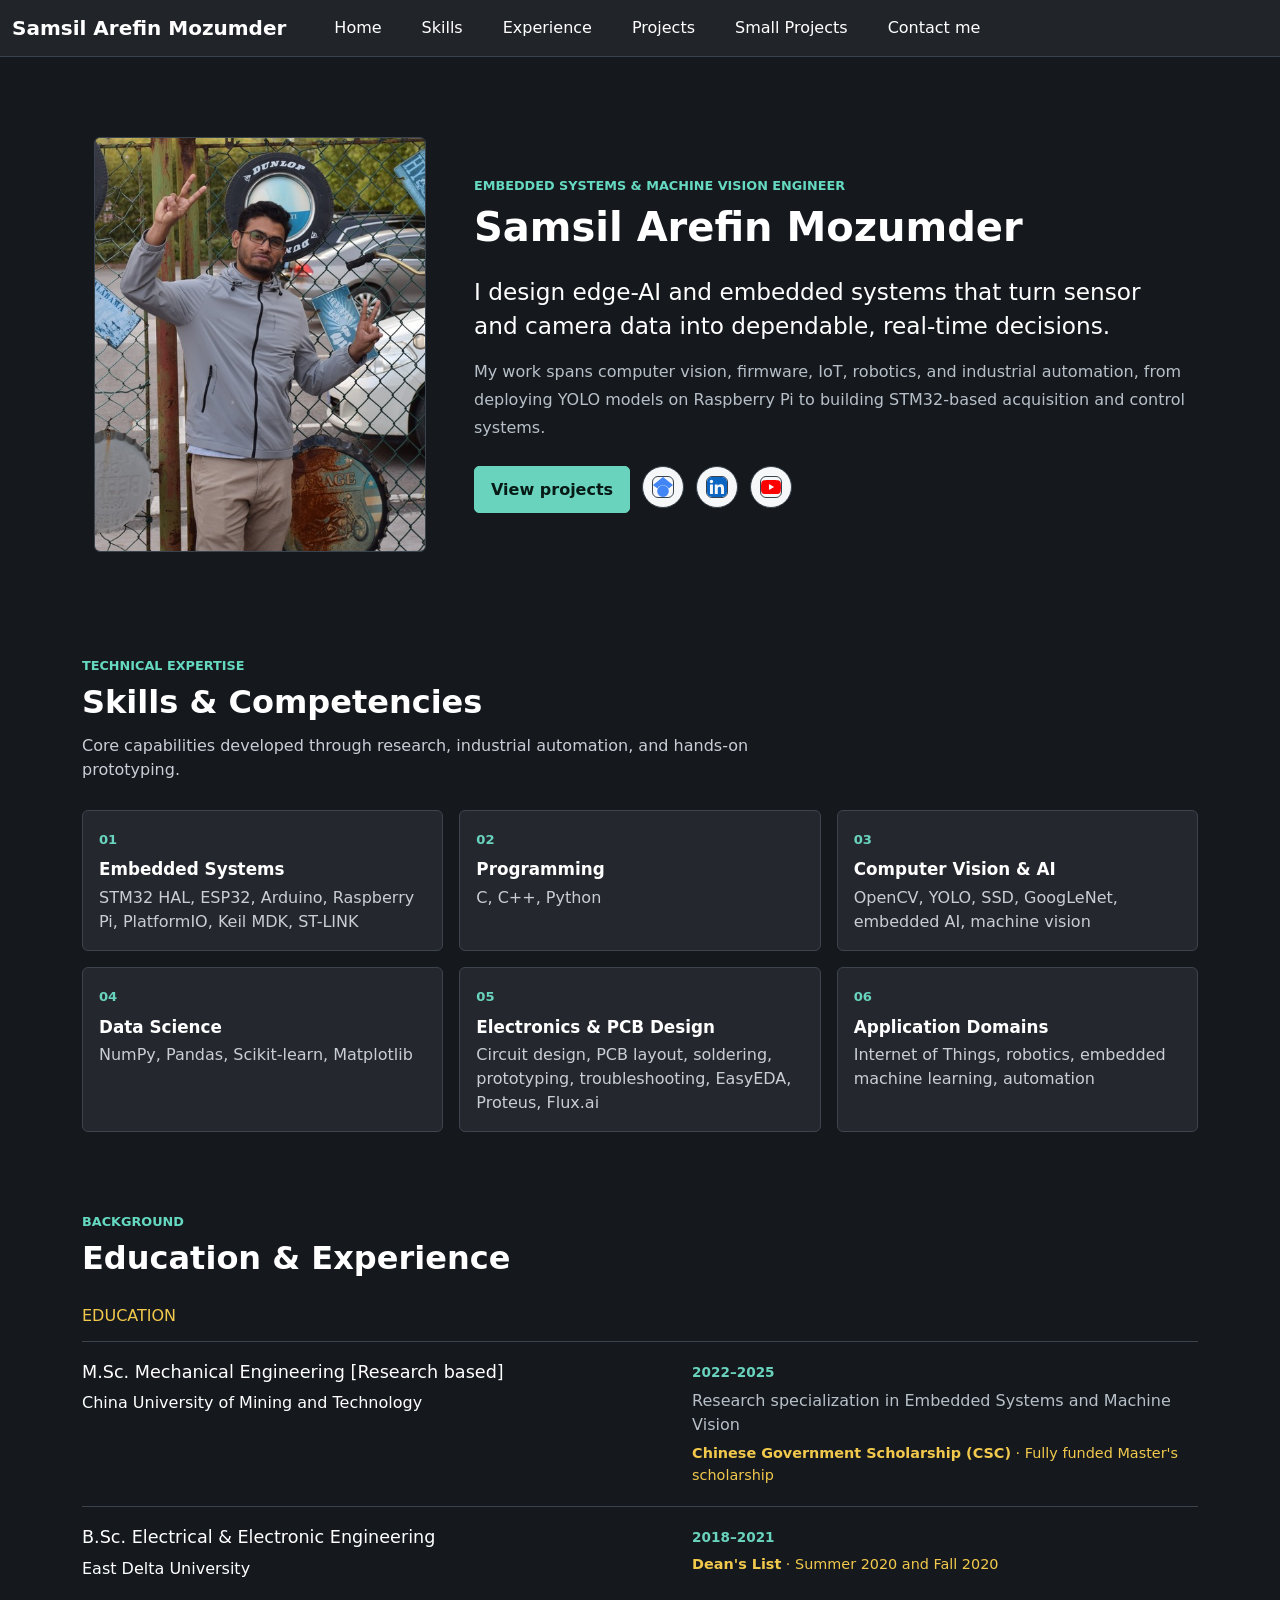
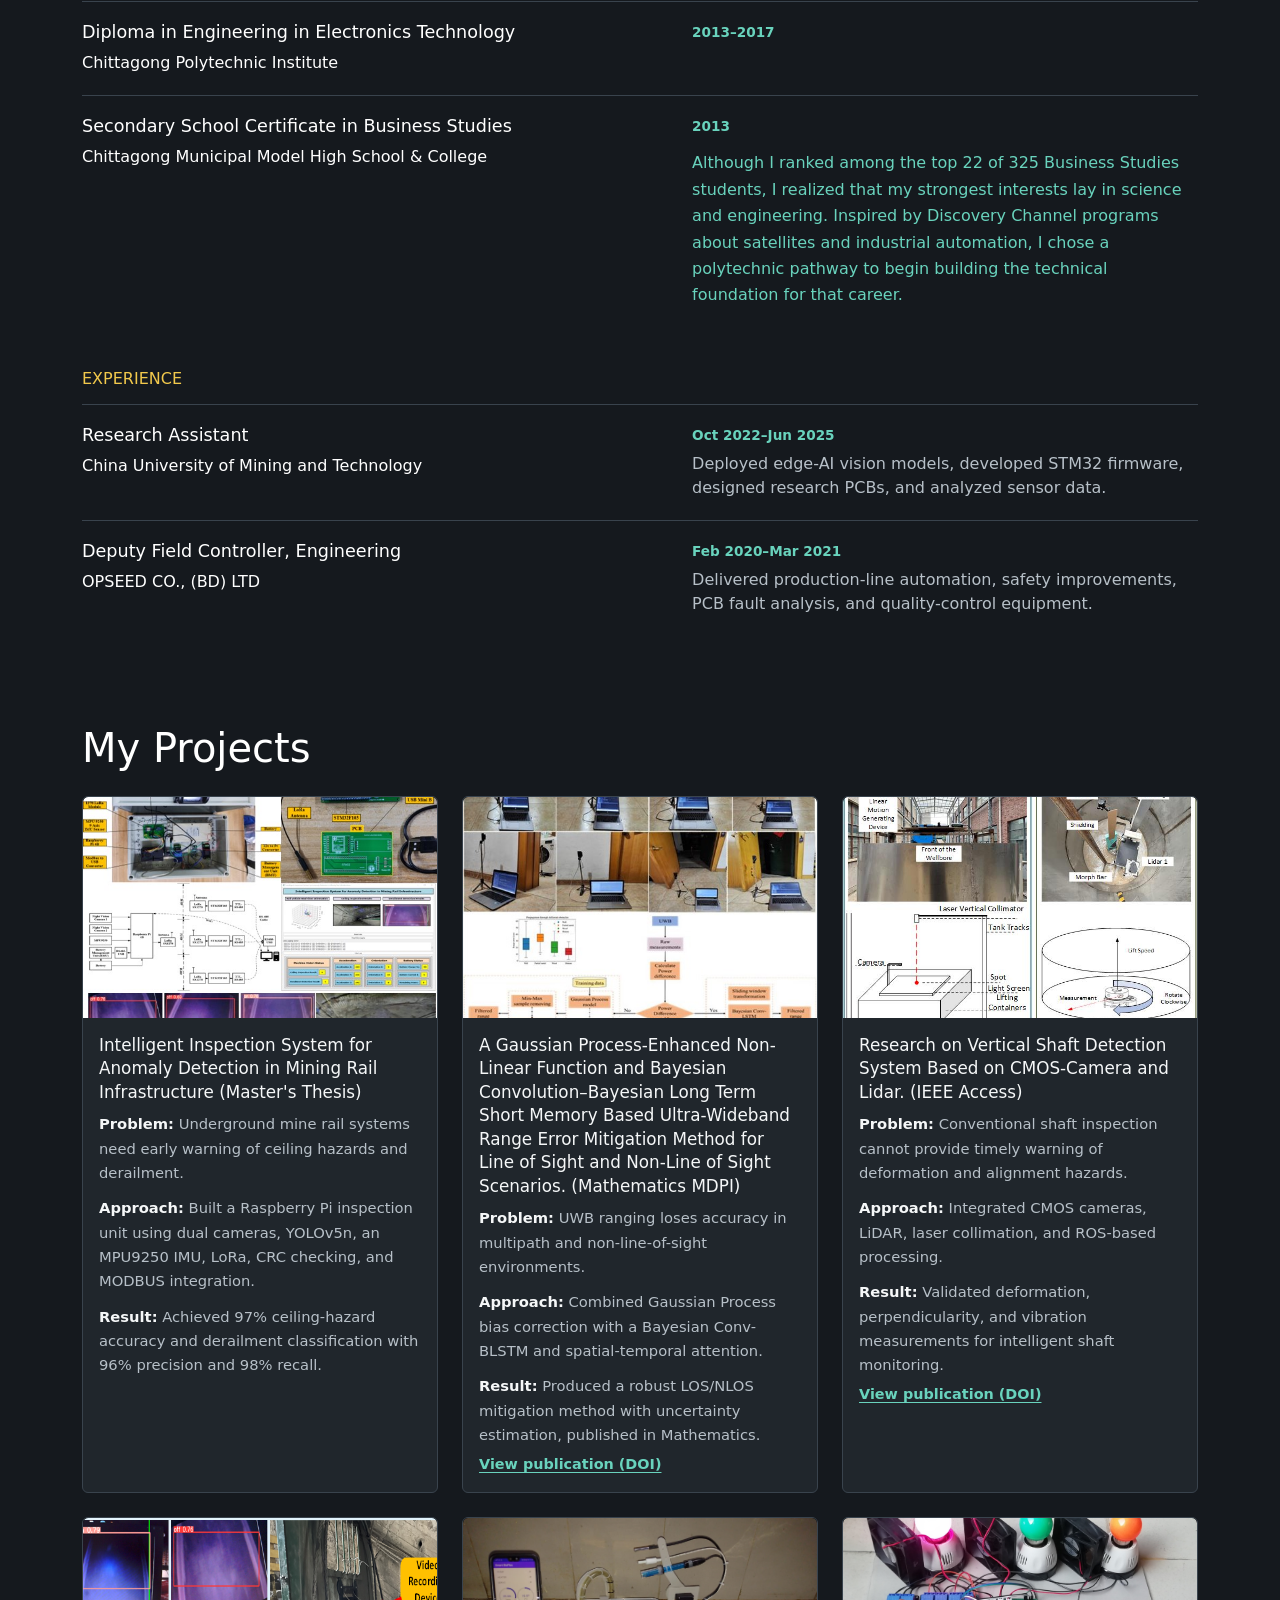
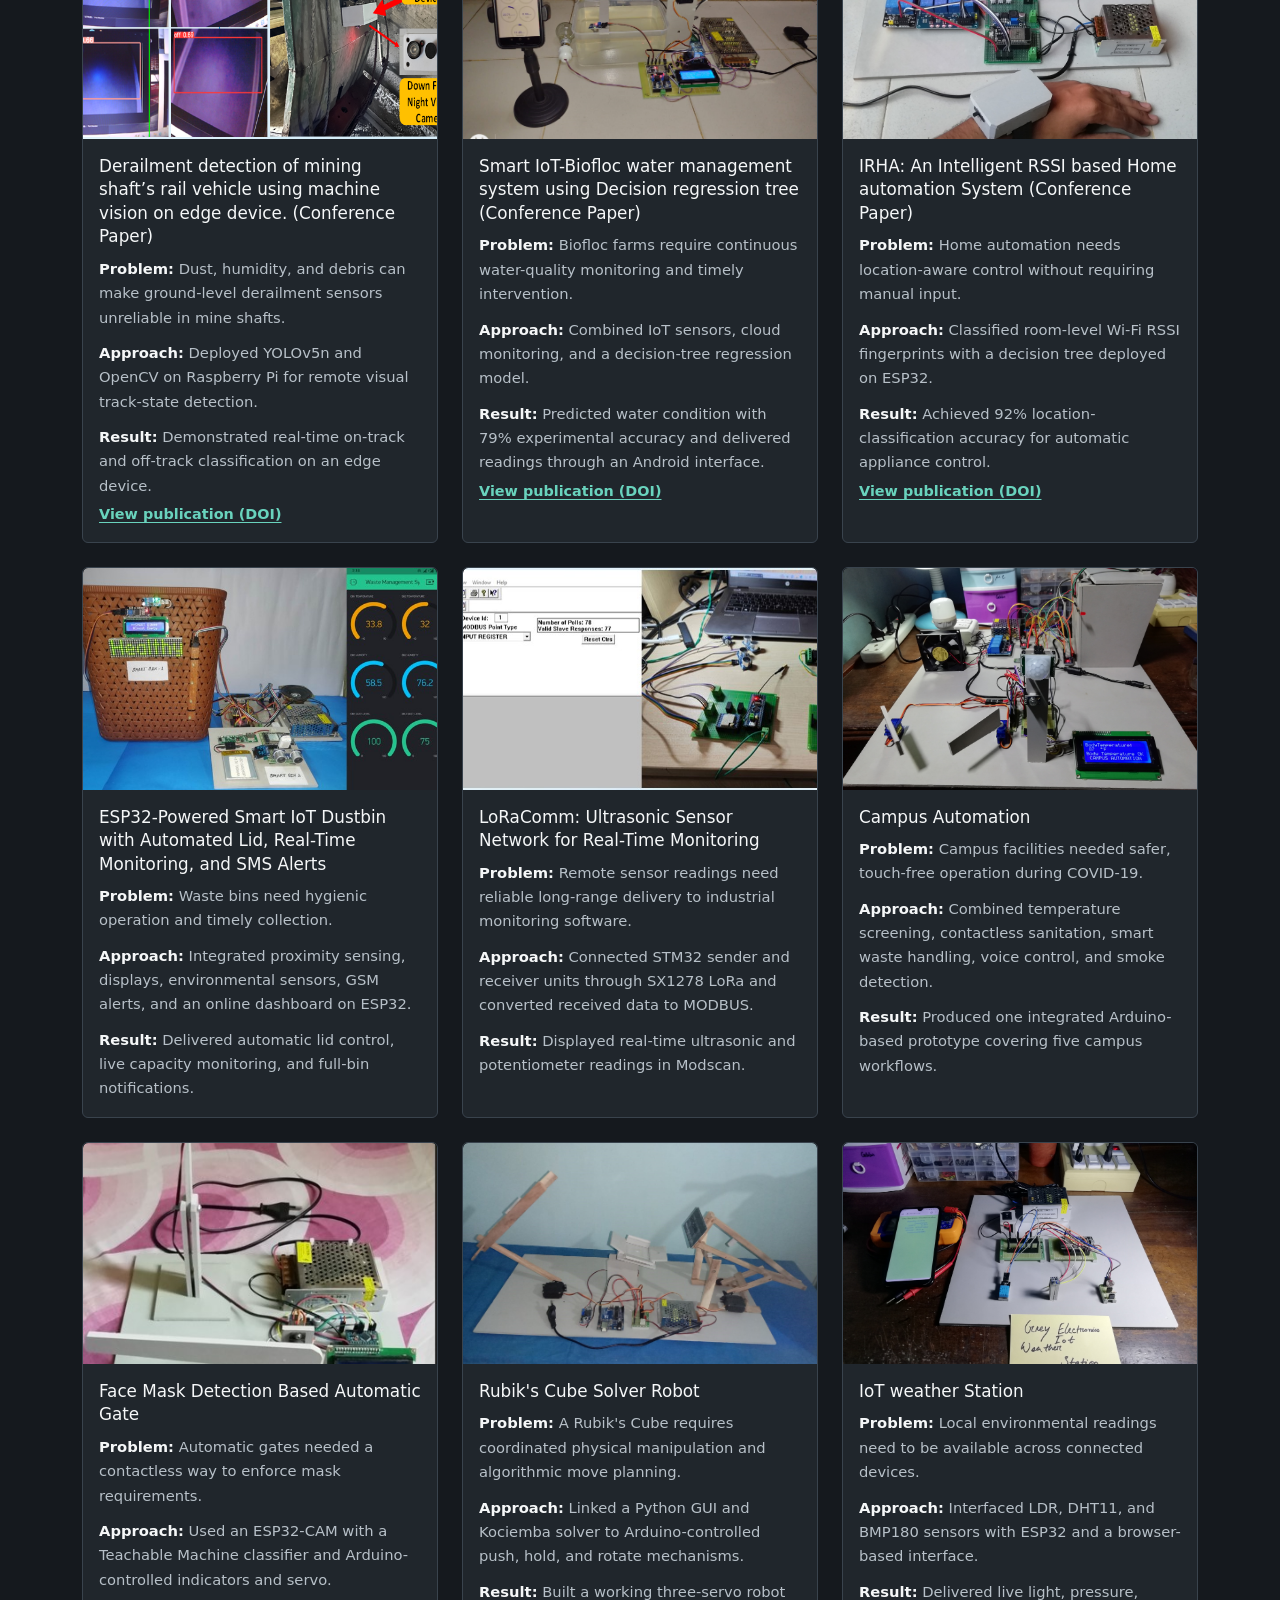
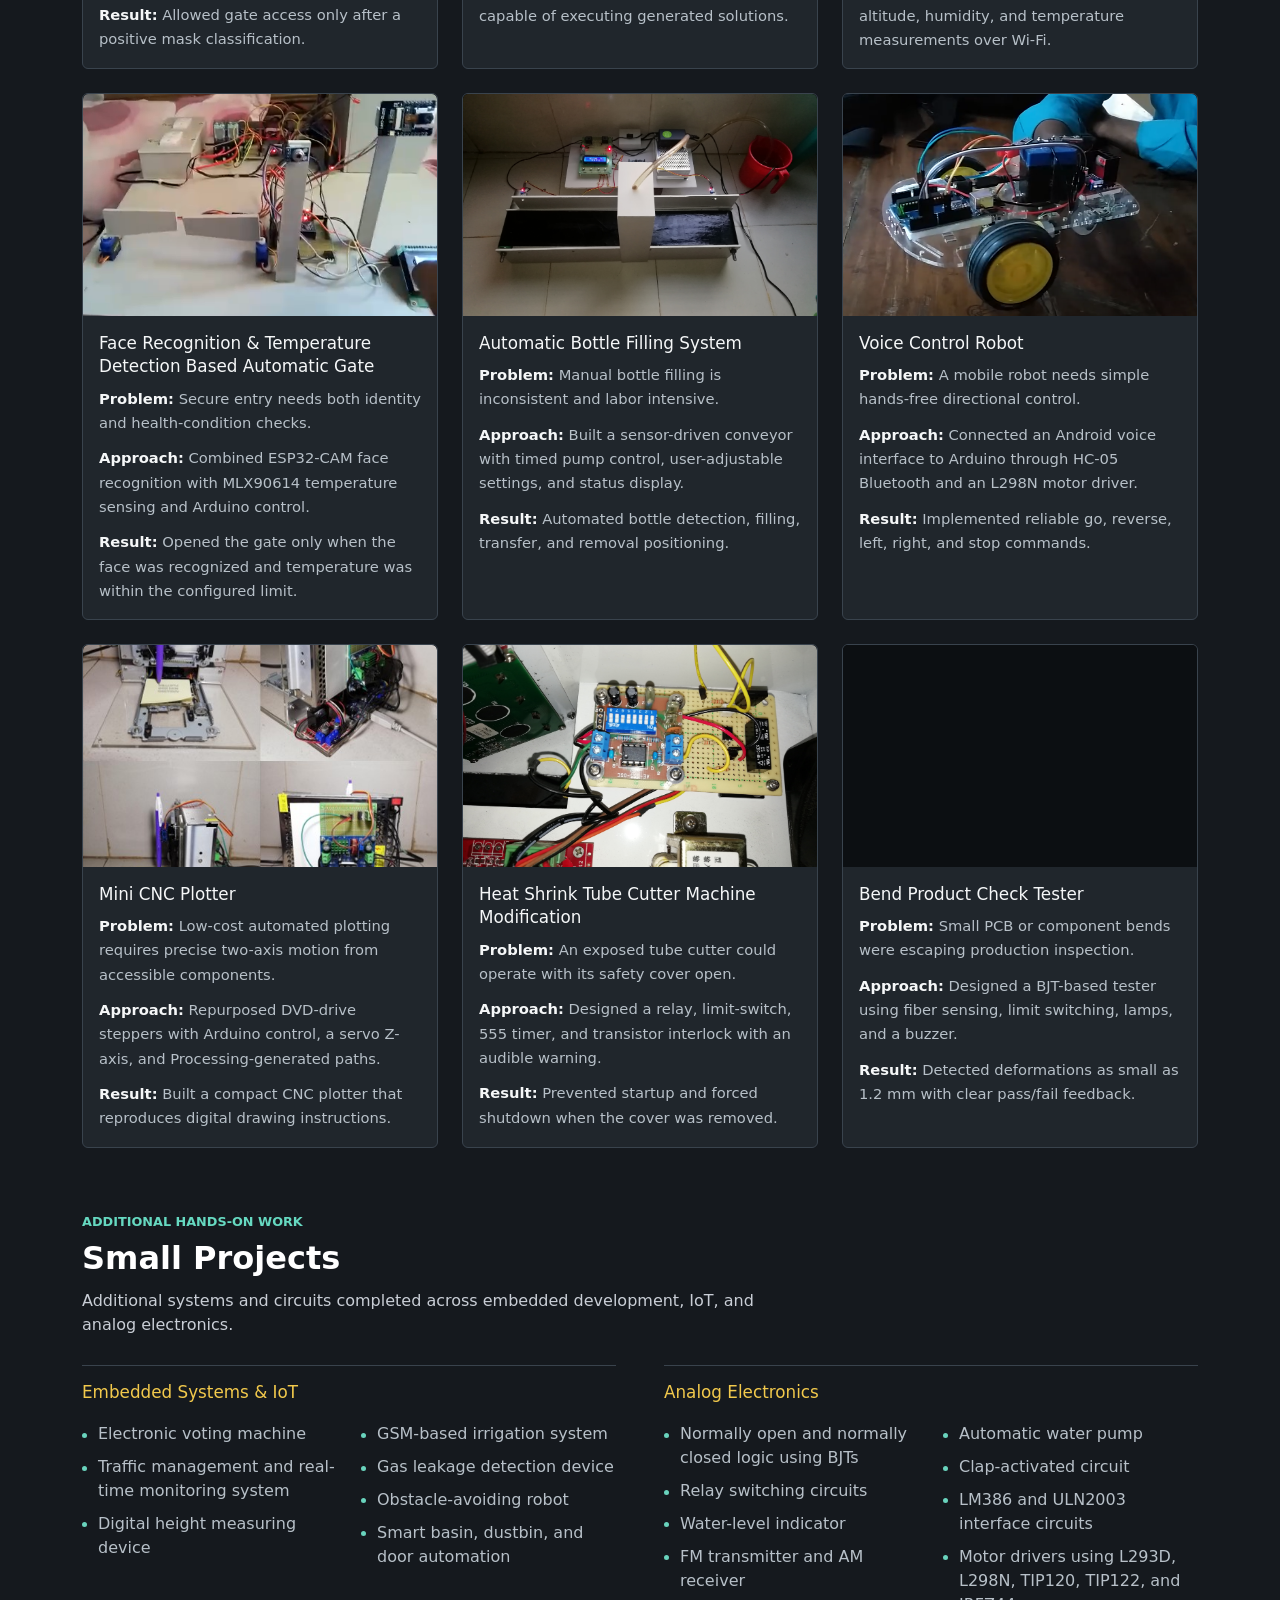
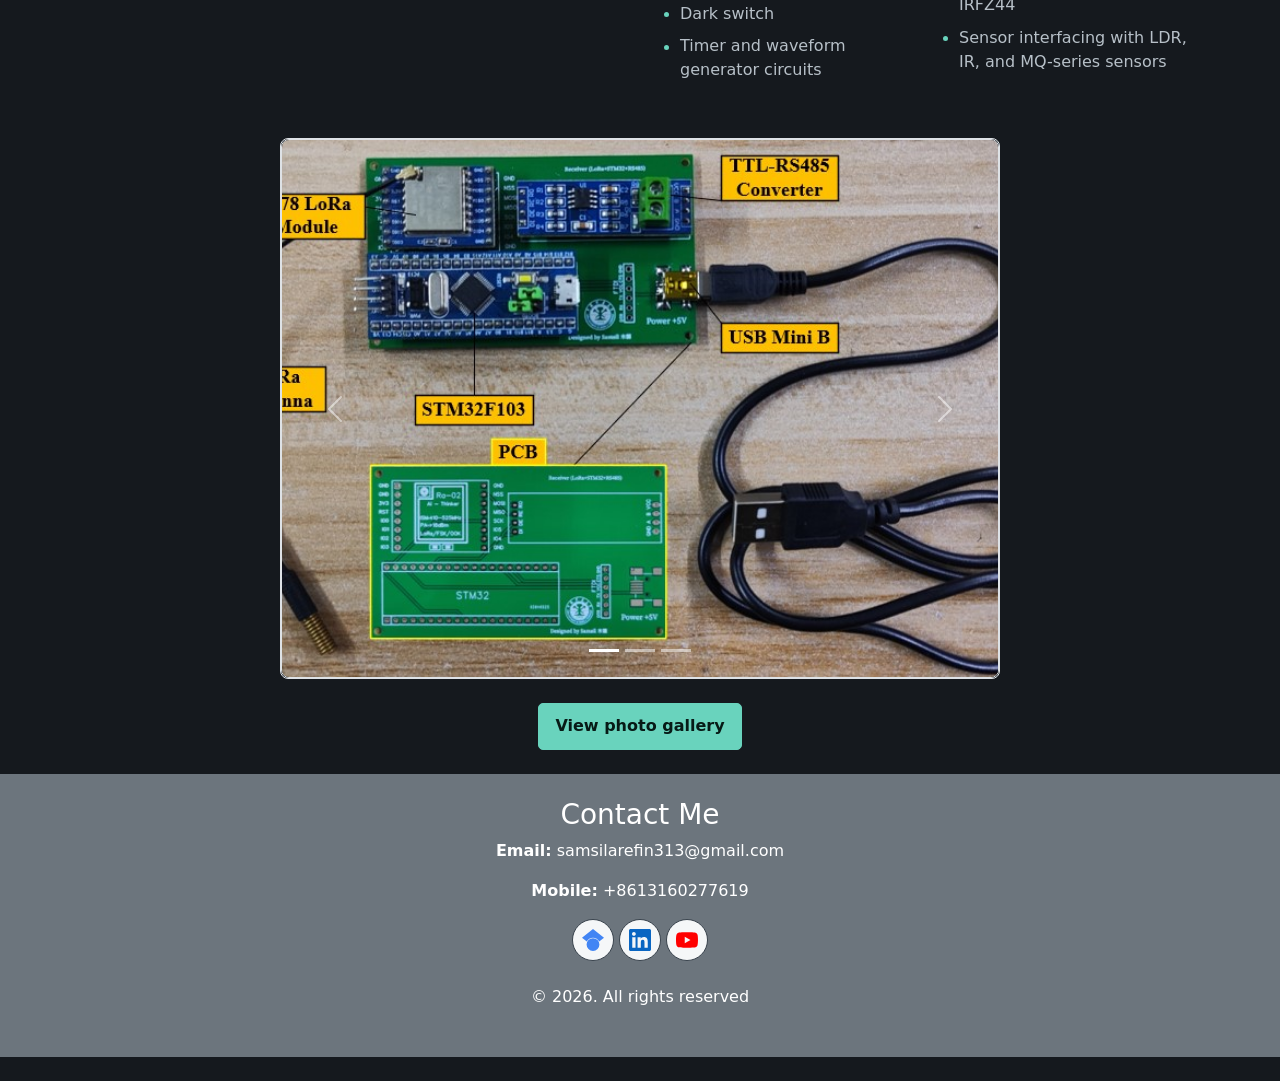
<file: index.html>
<!DOCTYPE html>
<html lang="en">

<head>
  <meta charset="UTF-8" />
  <meta http-equiv="X-UA-Compatible" content="IE=edge" />
  <meta name="viewport" content="width=device-width, initial-scale=1.0" />
  <meta name="description" content="Embedded systems and machine vision engineer specializing in edge AI, computer vision, IoT, robotics, and industrial automation." />
  <title>Samsil Arefin Mozumder</title>
  <link rel="shortcut icon" href="images/Group 33091 (1).png" type="image/x-icon" />
  <link rel="stylesheet" href="style.css" />
  <link href="https://cdn.jsdelivr.net/npm/bootstrap@5.3.8/dist/css/bootstrap.min.css" rel="stylesheet"
    integrity="sha384-sRIl4kxILFvY47J16cr9ZwB07vP4J8+LH7qKQnuqkuIAvNWLzeN8tE5YBujZqJLB" crossorigin="anonymous" />
</head>

<body class="bg-dark">
  <header>
    <nav class="navbar navbar-expand-lg navbar-dark bg-dark">
      <div class="container-fluid">
        <a class="navbar-brand" href="#home">Samsil Arefin Mozumder</a>
        <button class="navbar-toggler" type="button" data-bs-toggle="collapse" data-bs-target="#navbarNavDropdown"
          aria-controls="navbarNavDropdown" aria-expanded="false" aria-label="Toggle navigation">
          <span class="navbar-toggler-icon"></span>
        </button>
        <div class="collapse navbar-collapse" id="navbarNavDropdown">
          <ul class="navbar-nav">
            <li class="nav-item">
              <a class="nav-link active btn-hover ms-4" aria-current="page" href="#home">Home</a>
            </li>
            <li class="nav-item">
              <a class="nav-link active btn-hover ms-4" href="#skills">Skills</a>
            </li>
            <li class="nav-item">
              <a class="nav-link active btn-hover ms-4" href="#experience">Experience</a>
            </li>
            <li class="nav-item">
              <a class="nav-link active btn-hover ms-4" href="#projects">Projects</a>
            </li>
            <li class="nav-item">
              <a class="nav-link active btn-hover ms-4" href="#small-projects">Small Projects</a>
            </li>
            <li class="nav-item">
              <a class="nav-link active btn-hover ms-4" href="#contact">Contact me</a>
            </li>
          </ul>
        </div>
      </div>
    </nav>
  </header>

  <main class="container text-white">
    <div id="home" class="row align-item-center">
      <div class="col-lg-4 p-4 ms-auto mt-4">
        <img class="w-100" src="images/PP (1).jpg" alt="Portrait of Samsil Arefin Mozumder" />
      </div>

      <div class="col-lg-8 p-4 ms-auto mt-4">
        <p class="section-label">Embedded systems &amp; machine vision engineer</p>
        <h1 class="text-white mb-4 fw-bolder">Samsil Arefin Mozumder</h1>
        <p class="profile-lead">I design edge-AI and embedded systems that turn sensor and camera data into dependable, real-time decisions.</p>
        <p class="profile-summary">My work spans computer vision, firmware, IoT, robotics, and industrial automation, from deploying YOLO models on Raspberry Pi to building STM32-based acquisition and control systems.</p>
        <div class="profile-actions">
          <a class="action-link action-primary" href="#projects">View projects</a>
          <a class="social-link" href="https://scholar.google.com/citations?user=PEfnKz0AAAAJ&amp;hl=en" target="_blank" rel="noopener noreferrer" aria-label="Google Scholar" title="Google Scholar"><img src="images/icons/google-scholar.svg" alt="" width="22" height="22"></a>
          <a class="social-link" href="https://www.linkedin.com/in/samsil-arefin-mozumder-20b20a14b/" target="_blank" rel="noopener noreferrer" aria-label="LinkedIn" title="LinkedIn"><img src="images/icons/linkedin.svg" alt="" width="22" height="22"></a>
          <a class="social-link" href="https://www.youtube.com/@graytech-sam/videos" target="_blank" rel="noopener noreferrer" aria-label="YouTube" title="YouTube"><img src="images/icons/youtube.svg" alt="" width="22" height="22"></a>
        </div>

      </div>
    </div>

    <section id="skills" class="skills-section" aria-labelledby="skills-heading">
      <div class="section-heading">
        <p class="section-label">Technical expertise</p>
        <h2 id="skills-heading">Skills &amp; Competencies</h2>
        <p>Core capabilities developed through research, industrial automation, and hands-on prototyping.</p>
      </div>

      <div class="skills-grid">
        <article class="skill-group">
          <span class="skill-marker">01</span>
          <h3>Embedded Systems</h3>
          <p>STM32 HAL, ESP32, Arduino, Raspberry Pi, PlatformIO, Keil MDK, ST-LINK</p>
        </article>
        <article class="skill-group">
          <span class="skill-marker">02</span>
          <h3>Programming</h3>
          <p>C, C++, Python</p>
        </article>
        <article class="skill-group">
          <span class="skill-marker">03</span>
          <h3>Computer Vision &amp; AI</h3>
          <p>OpenCV, YOLO, SSD, GoogLeNet, embedded AI, machine vision</p>
        </article>
        <article class="skill-group">
          <span class="skill-marker">04</span>
          <h3>Data Science</h3>
          <p>NumPy, Pandas, Scikit-learn, Matplotlib</p>
        </article>
        <article class="skill-group">
          <span class="skill-marker">05</span>
          <h3>Electronics &amp; PCB Design</h3>
          <p>Circuit design, PCB layout, soldering, prototyping, troubleshooting, EasyEDA, Proteus, Flux.ai</p>
        </article>
        <article class="skill-group">
          <span class="skill-marker">06</span>
          <h3>Application Domains</h3>
          <p>Internet of Things, robotics, embedded machine learning, automation</p>
        </article>
      </div>
    </section>

    <section id="experience" class="content-section" aria-labelledby="experience-heading">
      <div class="section-heading"><p class="section-label">Background</p><h2 id="experience-heading">Education &amp; Experience</h2></div>
      <div class="timeline-grid">
        <div>
          <h3 class="column-title">Education</h3>
          <article class="timeline-item education-item">
            <div class="education-main"><h4>M.Sc. Mechanical Engineering [Research based]</h4><p>China University of Mining and Technology</p></div>
            <div class="education-meta"><p class="item-date">2022–2025</p><p class="item-detail">Research specialization in Embedded Systems and Machine Vision</p><p class="education-honor"><strong>Chinese Government Scholarship (CSC)</strong> · Fully funded Master's scholarship</p></div>
          </article>
          <article class="timeline-item education-item">
            <div class="education-main"><h4>B.Sc. Electrical &amp; Electronic Engineering</h4><p>East Delta University</p></div>
            <div class="education-meta"><p class="item-date">2018–2021</p><p class="education-honor"><strong>Dean's List</strong> · Summer 2020 and Fall 2020</p></div>
          </article>
          <article class="timeline-item education-item">
            <div class="education-main"><h4>Diploma in Engineering in Electronics Technology</h4><p>Chittagong Polytechnic Institute</p></div>
            <div class="education-meta"><p class="item-date">2013–2017</p></div>
          </article>
          <article class="timeline-item education-item">
            <div class="education-main"><h4>Secondary School Certificate in Business Studies</h4><p>Chittagong Municipal Model High School &amp; College</p></div>
            <div class="education-meta"><p class="item-date">2013</p><p class="pathway-note">Although I ranked among the top 22 of 325 Business Studies students, I realized that my strongest interests lay in science and engineering. Inspired by Discovery Channel programs about satellites and industrial automation, I chose a polytechnic pathway to begin building the technical foundation for that career.</p></div>
          </article>
        </div>
        <div>
          <h3 class="column-title">Experience</h3>
          <article class="timeline-item experience-item">
            <div class="experience-main"><h4>Research Assistant</h4><p>China University of Mining and Technology</p></div>
            <div class="experience-meta"><p class="item-date">Oct 2022–Jun 2025</p><p class="item-detail">Deployed edge-AI vision models, developed STM32 firmware, designed research PCBs, and analyzed sensor data.</p></div>
          </article>
          <article class="timeline-item experience-item">
            <div class="experience-main"><h4>Deputy Field Controller, Engineering</h4><p>OPSEED CO., (BD) LTD</p></div>
            <div class="experience-meta"><p class="item-date">Feb 2020–Mar 2021</p><p class="item-detail">Delivered production-line automation, safety improvements, PCB fault analysis, and quality-control equipment.</p></div>
          </article>
        </div>
      </div>
    </section>

    <!------------------
             Project Card Area  
          ----------------------->

        <div id="projects">
      <h1 class="my-4">My Projects</h1>
      <div class="row row-cols-1 row-cols-md-3 g-4 text-black">
        <div class="col">
          <div class="card h-100 single-card rounded-2">
            <a class="project-image-link" href="images/project/ms-thesis.jpg" target="_blank" rel="noopener noreferrer" aria-label="View full-size image: Mining rail infrastructure inspection system"><img src="images/project/ms-thesis.jpg" class="card-img-top" alt="Mining rail infrastructure inspection system" loading="lazy" decoding="async" /></a>
            <div class="card-body">
              <h5 class="card-title">
                 Intelligent Inspection System for Anomaly Detection in Mining Rail Infrastructure (Master's Thesis)

              </h5>
              <div class="card-text project-summary">
                <p><strong>Problem:</strong> Underground mine rail systems need early warning of ceiling hazards and derailment.</p>
                <p><strong>Approach:</strong> Built a Raspberry Pi inspection unit using dual cameras, YOLOv5n, an MPU9250 IMU, LoRa, CRC checking, and MODBUS integration.</p>
                <p><strong>Result:</strong> Achieved 97% ceiling-hazard accuracy and derailment classification with 96% precision and 98% recall.</p>
              </div>
            </div>
          </div>
        </div>
        <div class="col">
          
          <div class="card h-100 single-card rounded-2">
            <a class="project-image-link" href="images/project/uwb.jpg" target="_blank" rel="noopener noreferrer" aria-label="View full-size image: Ultra-wideband ranging research setup"><img src="images/project/uwb.jpg" class="card-img-top" alt="Ultra-wideband ranging research setup" loading="lazy" decoding="async" /></a>
            <div class="card-body">
              <h5 class="card-title">
                 A Gaussian Process-Enhanced Non-Linear Function and Bayesian Convolution–Bayesian Long Term
                Short Memory Based Ultra-Wideband Range Error Mitigation Method for Line of Sight and 
                Non-Line of Sight Scenarios. (Mathematics MDPI)

              </h5>
              <div class="card-text project-summary">
                <p><strong>Problem:</strong> UWB ranging loses accuracy in multipath and non-line-of-sight environments.</p>
                <p><strong>Approach:</strong> Combined Gaussian Process bias correction with a Bayesian Conv-BLSTM and spatial-temporal attention.</p>
                <p><strong>Result:</strong> Produced a robust LOS/NLOS mitigation method with uncertainty estimation, published in Mathematics.</p>
              </div>
              <a class="project-doi" href="https://doi.org/10.3390/math12233866" target="_blank" rel="noopener noreferrer">View publication (DOI)</a>
            </div>
          </div>
        </div>
        <div class="col">
          
          <div class="card h-100 single-card rounded-2">
            <a class="project-image-link" href="images/project/lidar.jpg" target="_blank" rel="noopener noreferrer" aria-label="View full-size image: CMOS camera and LiDAR shaft inspection system"><img src="images/project/lidar.jpg" class="card-img-top" alt="CMOS camera and LiDAR shaft inspection system" loading="lazy" decoding="async" /></a>
            <div class="card-body">
              <h5 class="card-title">
                 Research on Vertical Shaft Detection System Based on CMOS-Camera and Lidar. (IEEE Access)
              </h5>
              <div class="card-text project-summary">
                <p><strong>Problem:</strong> Conventional shaft inspection cannot provide timely warning of deformation and alignment hazards.</p>
                <p><strong>Approach:</strong> Integrated CMOS cameras, LiDAR, laser collimation, and ROS-based processing.</p>
                <p><strong>Result:</strong> Validated deformation, perpendicularity, and vibration measurements for intelligent shaft monitoring.</p>
              </div>
              <a class="project-doi" href="https://doi.org/10.1109/access.2024.3420888" target="_blank" rel="noopener noreferrer">View publication (DOI)</a>
            </div>
          </div>
        </div>
        
        <div class="col">
          <div class="card h-100 single-card rounded-2">
            <a class="project-image-link" href="images/project/profile-MV-MS.png" target="_blank" rel="noopener noreferrer" aria-label="View full-size image: Edge machine-vision derailment detection"><img src="images/project/profile-MV-MS.png" class="card-img-top" alt="Edge machine-vision derailment detection" loading="lazy" decoding="async" /></a>
            <div class="card-body">
              <h5 class="card-title">
                 Derailment detection of mining shaft’s rail vehicle using machine vision on edge device. (Conference Paper)
              </h5>
              <div class="card-text project-summary">
                <p><strong>Problem:</strong> Dust, humidity, and debris can make ground-level derailment sensors unreliable in mine shafts.</p>
                <p><strong>Approach:</strong> Deployed YOLOv5n and OpenCV on Raspberry Pi for remote visual track-state detection.</p>
                <p><strong>Result:</strong> Demonstrated real-time on-track and off-track classification on an edge device.</p>
              </div>
              <a class="project-doi" href="https://doi.org/10.1109/iditr62018.2024.10554334" target="_blank" rel="noopener noreferrer">View publication (DOI)</a>
            </div>
          </div>
        </div>
    
        <div class="col">
          <div class="card h-100 single-card rounded-2">
            <a class="project-image-link" href="images/project/Bio floc.jpg" target="_blank" rel="noopener noreferrer" aria-label="View full-size image: Smart IoT Biofloc monitoring system"><img src="images/project/Bio floc.jpg" class="card-img-top" alt="Smart IoT Biofloc monitoring system" loading="lazy" decoding="async" /></a>
            <div class="card-body">
              <h5 class="card-title">
                Smart IoT-Biofloc water management system using Decision regression tree (Conference Paper)
              </h5>
              <div class="card-text project-summary">
                <p><strong>Problem:</strong> Biofloc farms require continuous water-quality monitoring and timely intervention.</p>
                <p><strong>Approach:</strong> Combined IoT sensors, cloud monitoring, and a decision-tree regression model.</p>
                <p><strong>Result:</strong> Predicted water condition with 79% experimental accuracy and delivered readings through an Android interface.</p>
              </div>
              <a class="project-doi" href="https://doi.org/10.1007/978-981-19-2445-3_15" target="_blank" rel="noopener noreferrer">View publication (DOI)</a>
            </div>
          </div>
        </div>

        <div class="col">
          <div class="card h-100 single-card rounded-2">
            <a class="project-image-link" href="images/project/RSSI.jpg" target="_blank" rel="noopener noreferrer" aria-label="View full-size image: RSSI-based intelligent home automation"><img src="images/project/RSSI.jpg" class="card-img-top" alt="RSSI-based intelligent home automation" loading="lazy" decoding="async" /></a>
            <div class="card-body">
              <h5 class="card-title">
                IRHA: An Intelligent RSSI based Home automation System (Conference Paper)
              </h5>
              <div class="card-text project-summary">
                <p><strong>Problem:</strong> Home automation needs location-aware control without requiring manual input.</p>
                <p><strong>Approach:</strong> Classified room-level Wi-Fi RSSI fingerprints with a decision tree deployed on ESP32.</p>
                <p><strong>Result:</strong> Achieved 92% location-classification accuracy for automatic appliance control.</p>
              </div>
              <a class="project-doi" href="https://doi.org/10.1007/978-981-19-2541-2_14" target="_blank" rel="noopener noreferrer">View publication (DOI)</a>
            </div>
          </div>
        </div>

        <div class="col">
          <div class="card h-100 single-card rounded-2">
            <a class="project-image-link" href="images/project/dustbin.jpg" target="_blank" rel="noopener noreferrer" aria-label="View full-size image: ESP32 smart waste bin prototype"><img src="images/project/dustbin.jpg" class="card-img-top" alt="ESP32 smart waste bin prototype" loading="lazy" decoding="async" /></a>
            <div class="card-body">
              <h5 class="card-title">ESP32-Powered Smart IoT Dustbin with Automated Lid, Real-Time Monitoring, and SMS Alerts</h5>
              <div class="card-text project-summary">
                <p><strong>Problem:</strong> Waste bins need hygienic operation and timely collection.</p>
                <p><strong>Approach:</strong> Integrated proximity sensing, displays, environmental sensors, GSM alerts, and an online dashboard on ESP32.</p>
                <p><strong>Result:</strong> Delivered automatic lid control, live capacity monitoring, and full-bin notifications.</p>
              </div>
            </div>
          </div>
        </div>

        <div class="col">
          <div class="card h-100 single-card rounded-2">
            <a class="project-image-link" href="images/project/lora.jpg" target="_blank" rel="noopener noreferrer" aria-label="View full-size image: STM32 LoRa sensor network"><img src="images/project/lora.jpg" class="card-img-top" alt="STM32 LoRa sensor network" loading="lazy" decoding="async" /></a>
            <div class="card-body">
              <h5 class="card-title">LoRaComm: Ultrasonic Sensor Network for Real-Time Monitoring</h5>
              <div class="card-text project-summary">
                <p><strong>Problem:</strong> Remote sensor readings need reliable long-range delivery to industrial monitoring software.</p>
                <p><strong>Approach:</strong> Connected STM32 sender and receiver units through SX1278 LoRa and converted received data to MODBUS.</p>
                <p><strong>Result:</strong> Displayed real-time ultrasonic and potentiometer readings in Modscan.</p>
              </div>
            </div>
          </div>
        </div>
        

        <div class="col">
          <div class="card h-100 single-card rounded-2">
            <a class="project-image-link" href="images/project/Campus automation.jpg" target="_blank" rel="noopener noreferrer" aria-label="View full-size image: Contactless campus automation prototype"><img src="images/project/Campus automation.jpg" class="card-img-top" alt="Contactless campus automation prototype" loading="lazy" decoding="async" /></a>
            <div class="card-body">
              <h5 class="card-title">Campus Automation</h5>
              <div class="card-text project-summary">
                <p><strong>Problem:</strong> Campus facilities needed safer, touch-free operation during COVID-19.</p>
                <p><strong>Approach:</strong> Combined temperature screening, contactless sanitation, smart waste handling, voice control, and smoke detection.</p>
                <p><strong>Result:</strong> Produced one integrated Arduino-based prototype covering five campus workflows.</p>
              </div>
            </div>
          </div>
        </div>

        <div class="col">
          <div class="card h-100 single-card rounded-2">
            <a class="project-image-link" href="images/project/face-mask.jpg" target="_blank" rel="noopener noreferrer" aria-label="View full-size image: Face-mask detection automatic gate"><img src="images/project/face-mask.jpg" class="card-img-top" alt="Face-mask detection automatic gate" loading="lazy" decoding="async" /></a>
            <div class="card-body">
              <h5 class="card-title">
                Face Mask Detection Based Automatic Gate
              </h5>
              <div class="card-text project-summary">
                <p><strong>Problem:</strong> Automatic gates needed a contactless way to enforce mask requirements.</p>
                <p><strong>Approach:</strong> Used an ESP32-CAM with a Teachable Machine classifier and Arduino-controlled indicators and servo.</p>
                <p><strong>Result:</strong> Allowed gate access only after a positive mask classification.</p>
              </div>
            </div>
          </div>
        </div>

        <div class="col">
          <div class="card h-100 single-card rounded-2">
            <a class="project-image-link" href="images/project/Rubik's cube.jpg" target="_blank" rel="noopener noreferrer" aria-label="View full-size image: Arduino Rubik's Cube solver robot"><img src="images/project/Rubik's cube.jpg" class="card-img-top" alt="Arduino Rubik's Cube solver robot" loading="lazy" decoding="async" /></a>
            <div class="card-body">
              <h5 class="card-title">Rubik's Cube Solver Robot</h5>
              <div class="card-text project-summary">
                <p><strong>Problem:</strong> A Rubik's Cube requires coordinated physical manipulation and algorithmic move planning.</p>
                <p><strong>Approach:</strong> Linked a Python GUI and Kociemba solver to Arduino-controlled push, hold, and rotate mechanisms.</p>
                <p><strong>Result:</strong> Built a working three-servo robot capable of executing generated solutions.</p>
              </div>
            </div>
          </div>
        </div>

        <div class="col">
          <div class="card h-100 single-card rounded-2">
            <a class="project-image-link" href="images/project/iot weather.jpg" target="_blank" rel="noopener noreferrer" aria-label="View full-size image: ESP32 IoT weather station"><img src="images/project/iot weather.jpg" class="card-img-top" alt="ESP32 IoT weather station" loading="lazy" decoding="async" /></a>
            <div class="card-body">
              <h5 class="card-title">IoT weather Station</h5>
              <div class="card-text project-summary">
                <p><strong>Problem:</strong> Local environmental readings need to be available across connected devices.</p>
                <p><strong>Approach:</strong> Interfaced LDR, DHT11, and BMP180 sensors with ESP32 and a browser-based interface.</p>
                <p><strong>Result:</strong> Delivered live light, pressure, altitude, humidity, and temperature measurements over Wi-Fi.</p>
              </div>
            </div>
          </div>
        </div>

        <div class="col">
          <div class="card single-card h-100 rounded-2">
            <a class="project-image-link" href="images/project/Face recog.PNG" target="_blank" rel="noopener noreferrer" aria-label="View full-size image: Face recognition and temperature gate"><img src="images/project/Face recog.PNG" class="card-img-top" alt="Face recognition and temperature gate" loading="lazy" decoding="async" /></a>
            <div class="card-body">
              <h5 class="card-title">
                Face Recognition &amp; Temperature Detection Based Automatic Gate
              </h5>
              <div class="card-text project-summary">
                <p><strong>Problem:</strong> Secure entry needs both identity and health-condition checks.</p>
                <p><strong>Approach:</strong> Combined ESP32-CAM face recognition with MLX90614 temperature sensing and Arduino control.</p>
                <p><strong>Result:</strong> Opened the gate only when the face was recognized and temperature was within the configured limit.</p>
              </div>
            </div>
          </div>
        </div>

        <div class="col">
          <div class="card h-100 single-card rounded-2">
            <a class="project-image-link" href="images/project/Bottle fill.jpg" target="_blank" rel="noopener noreferrer" aria-label="View full-size image: Automatic bottle filling machine"><img src="images/project/Bottle fill.jpg" class="card-img-top" alt="Automatic bottle filling machine" loading="lazy" decoding="async" /></a>
            <div class="card-body">
              <h5 class="card-title">Automatic Bottle Filling System</h5>
              <div class="card-text project-summary">
                <p><strong>Problem:</strong> Manual bottle filling is inconsistent and labor intensive.</p>
                <p><strong>Approach:</strong> Built a sensor-driven conveyor with timed pump control, user-adjustable settings, and status display.</p>
                <p><strong>Result:</strong> Automated bottle detection, filling, transfer, and removal positioning.</p>
              </div>
            </div>
          </div>
        </div>

        <div class="col">
          <div class="card h-100 single-card rounded-2">
            <a class="project-image-link" href="images/project/Voice Control Robot.PNG" target="_blank" rel="noopener noreferrer" aria-label="View full-size image: Bluetooth voice-controlled robot"><img src="images/project/Voice Control Robot.PNG" class="card-img-top" alt="Bluetooth voice-controlled robot" loading="lazy" decoding="async" /></a>
            <div class="card-body">
              <h5 class="card-title">Voice Control Robot</h5>
              <div class="card-text project-summary">
                <p><strong>Problem:</strong> A mobile robot needs simple hands-free directional control.</p>
                <p><strong>Approach:</strong> Connected an Android voice interface to Arduino through HC-05 Bluetooth and an L298N motor driver.</p>
                <p><strong>Result:</strong> Implemented reliable go, reverse, left, right, and stop commands.</p>
              </div>
            </div>
          </div>
        </div>



        <div class="col">
          <div class="card h-100 single-card rounded-2">
            <a class="project-image-link" href="images/project/plotter.jpg" target="_blank" rel="noopener noreferrer" aria-label="View full-size image: Mini CNC plotter prototype"><img src="images/project/plotter.jpg" class="card-img-top" alt="Mini CNC plotter prototype" loading="lazy" decoding="async" /></a>
            <div class="card-body">
              <h5 class="card-title">Mini CNC Plotter</h5>
              <div class="card-text project-summary">
                <p><strong>Problem:</strong> Low-cost automated plotting requires precise two-axis motion from accessible components.</p>
                <p><strong>Approach:</strong> Repurposed DVD-drive steppers with Arduino control, a servo Z-axis, and Processing-generated paths.</p>
                <p><strong>Result:</strong> Built a compact CNC plotter that reproduces digital drawing instructions.</p>
              </div>
            </div>
          </div>
        </div>





        <div class="col">
          <div class="card h-100 single-card rounded-2">
            <a class="project-image-link" href="images/project/heat shirk (2).jpg" target="_blank" rel="noopener noreferrer" aria-label="View full-size image: Heat-shrink cutter safety modification"><img src="images/project/heat shirk (2).jpg" class="card-img-top" alt="Heat-shrink cutter safety modification" loading="lazy" decoding="async" /></a>
            <div class="card-body">
              <h5 class="card-title">
                Heat Shrink Tube Cutter Machine Modification
              </h5>
              <div class="card-text project-summary">
                <p><strong>Problem:</strong> An exposed tube cutter could operate with its safety cover open.</p>
                <p><strong>Approach:</strong> Designed a relay, limit-switch, 555 timer, and transistor interlock with an audible warning.</p>
                <p><strong>Result:</strong> Prevented startup and forced shutdown when the cover was removed.</p>
              </div>
            </div>
          </div>
        </div>
        <div class="col">
          <div class="card h-100 single-card rounded-2">
            <a class="project-image-link" href="images/project/bend check.jpg" target="_blank" rel="noopener noreferrer" aria-label="View full-size image: Bend product quality-control tester"><img src="images/project/bend check.jpg" class="card-img-top" alt="Bend product quality-control tester" loading="lazy" decoding="async" /></a>
            <div class="card-body">
              <h5 class="card-title">Bend Product Check Tester</h5>
              <div class="card-text project-summary">
                <p><strong>Problem:</strong> Small PCB or component bends were escaping production inspection.</p>
                <p><strong>Approach:</strong> Designed a BJT-based tester using fiber sensing, limit switching, lamps, and a buzzer.</p>
                <p><strong>Result:</strong> Detected deformations as small as 1.2 mm with clear pass/fail feedback.</p>
              </div>
            </div>
          </div>
        </div>
      </div>
    </div>

    <section id="small-projects" aria-labelledby="small-projects-heading">
      <div class="section-heading"><p class="section-label">Additional hands-on work</p><h2 id="small-projects-heading">Small Projects</h2><p>Additional systems and circuits completed across embedded development, IoT, and analog electronics.</p></div>
      <div class="small-project-grid">
        <article class="small-project-group">
          <h3>Embedded Systems &amp; IoT</h3>
          <ul>
            <li>Electronic voting machine</li><li>Traffic management and real-time monitoring system</li>
            <li>Digital height measuring device</li><li>GSM-based irrigation system</li>
            <li>Gas leakage detection device</li><li>Obstacle-avoiding robot</li>
            <li>Smart basin, dustbin, and door automation</li>
          </ul>
        </article>
        <article class="small-project-group">
          <h3>Analog Electronics</h3>
          <ul>
            <li>Normally open and normally closed logic using BJTs</li><li>Relay switching circuits</li>
            <li>Water-level indicator</li><li>FM transmitter and AM receiver</li>
            <li>Dark switch</li><li>Timer and waveform generator circuits</li>
            <li>Automatic water pump</li><li>Clap-activated circuit</li>
            <li>LM386 and ULN2003 interface circuits</li><li>Motor drivers using L293D, L298N, TIP120, TIP122, and IRFZ44</li>
            <li>Sensor interfacing with LDR, IR, and MQ-series sensors</li>
          </ul>
        </article>
      </div>
    </section>

    <!-- Photo Slider -->
    <div id="carouselExampleIndicators" class="carousel slide w-50 mx-auto my-4 border rounded-3"
      data-bs-ride="carousel">
      <div class="carousel-indicators">
        <button type="button" data-bs-target="#carouselExampleIndicators" data-bs-slide-to="0" class="active"
          aria-current="true" aria-label="Slide 1"></button>
        <button type="button" data-bs-target="#carouselExampleIndicators" data-bs-slide-to="1"
          aria-label="Slide 2"></button>
        <button type="button" data-bs-target="#carouselExampleIndicators" data-bs-slide-to="2"
          aria-label="Slide 3"></button>
      </div>
      <div class="carousel-inner">
        <div class="carousel-item active">
          <img src="gallery/photo/PCB.jpg" class="d-block w-100 border rounded-3" alt="Printed circuit board prototype" loading="lazy" />
        </div>
        <div class="carousel-item">
          <img src="gallery/photo/pcb1.jpg" class="d-block w-100 border rounded-3" alt="PCB assembly and bench testing" loading="lazy" />
        </div>
        <div class="carousel-item">
          <img src="gallery/photo/pic-5.jpg" class="d-block w-100 border rounded-3" alt="Electronics bench prototype" loading="lazy" />
        </div>
      </div>
      <button class="carousel-control-prev" type="button" data-bs-target="#carouselExampleIndicators"
        data-bs-slide="prev">
        <span class="carousel-control-prev-icon" aria-hidden="true"></span>
        <span class="visually-hidden">Previous</span>
      </button>
      <button class="carousel-control-next" type="button" data-bs-target="#carouselExampleIndicators"
        data-bs-slide="next">
        <span class="carousel-control-next-icon" aria-hidden="true"></span>
        <span class="visually-hidden">Next</span>
      </button>
    </div>

    <!-- Gallery Button  -->

    <div class="text-center">
      <a class="action-link action-primary" href="gallery/gallery.html">View photo gallery</a>
    </div>
  </main>

  <!-- Footer section  -->
  <footer id="contact" class="bg-secondary">
    <div class="p-4 my-4 mx-auto text-center text-white">
      <h3>Contact Me</h3>
      <p>
        <strong>Email:</strong>
        samsilarefin313@gmail.com
      </p>
      <p>
        <strong>Mobile:</strong>
        +8613160277619
      </p>
      <a class="social-link" href="https://scholar.google.com/citations?user=PEfnKz0AAAAJ&amp;hl=en" target="_blank" rel="noopener noreferrer" aria-label="Google Scholar" title="Google Scholar"><img src="images/icons/google-scholar.svg" alt="" width="22" height="22"></a>
      <a class="social-link" href="https://www.linkedin.com/in/samsil-arefin-mozumder-20b20a14b/" target="_blank" rel="noopener noreferrer" aria-label="LinkedIn" title="LinkedIn"><img src="images/icons/linkedin.svg" alt="" width="22" height="22"></a>
      <a class="social-link" href="https://www.youtube.com/@graytech-sam/videos" target="_blank" rel="noopener noreferrer" aria-label="YouTube" title="YouTube"><img src="images/icons/youtube.svg" alt="" width="22" height="22"></a>

      <p class="my-4">© 2026. All rights reserved</p>
    </div>
  </footer>

  <script src="https://cdn.jsdelivr.net/npm/bootstrap@5.3.8/dist/js/bootstrap.bundle.min.js"
    integrity="sha384-FKyoEForCGlyvwx9Hj09JcYn3nv7wiPVlz7YYwJrWVcXK/BmnVDxM+D2scQbITxI"
    crossorigin="anonymous"></script>
</body>

</html>
</file>
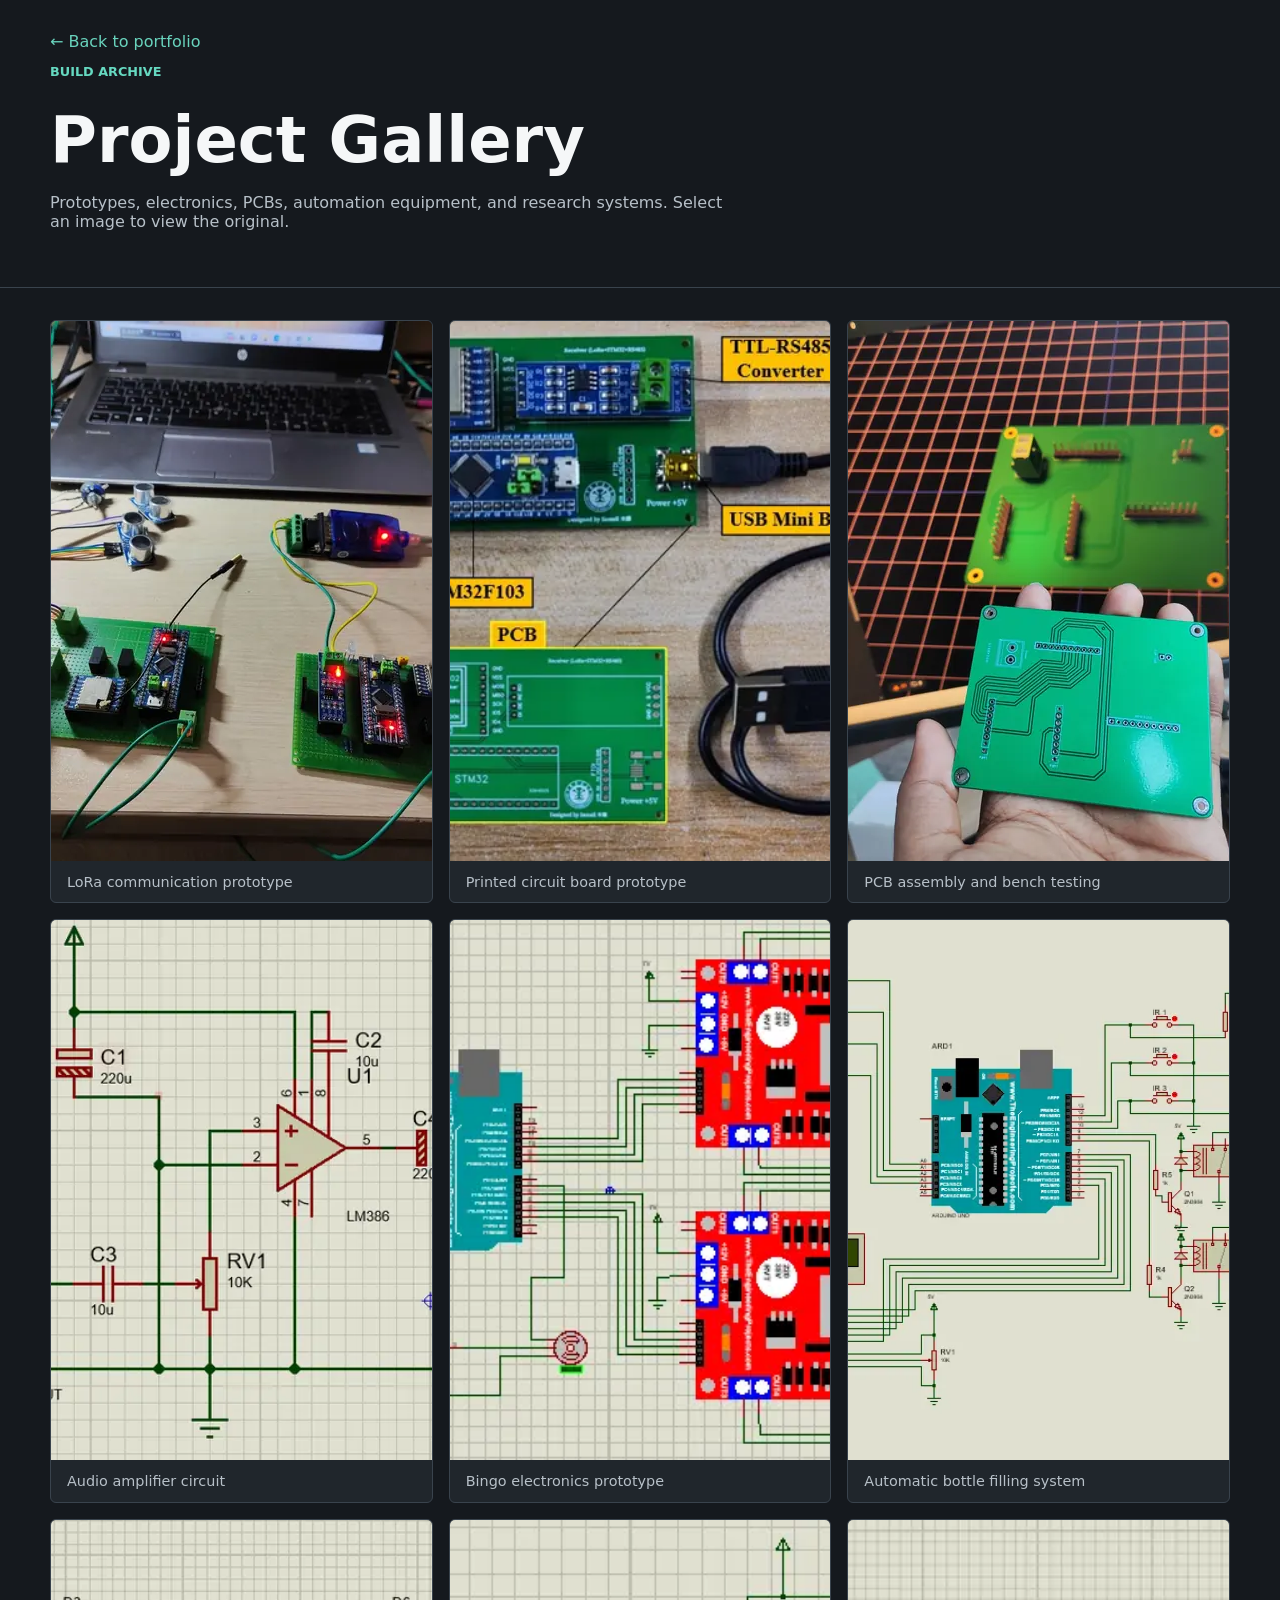
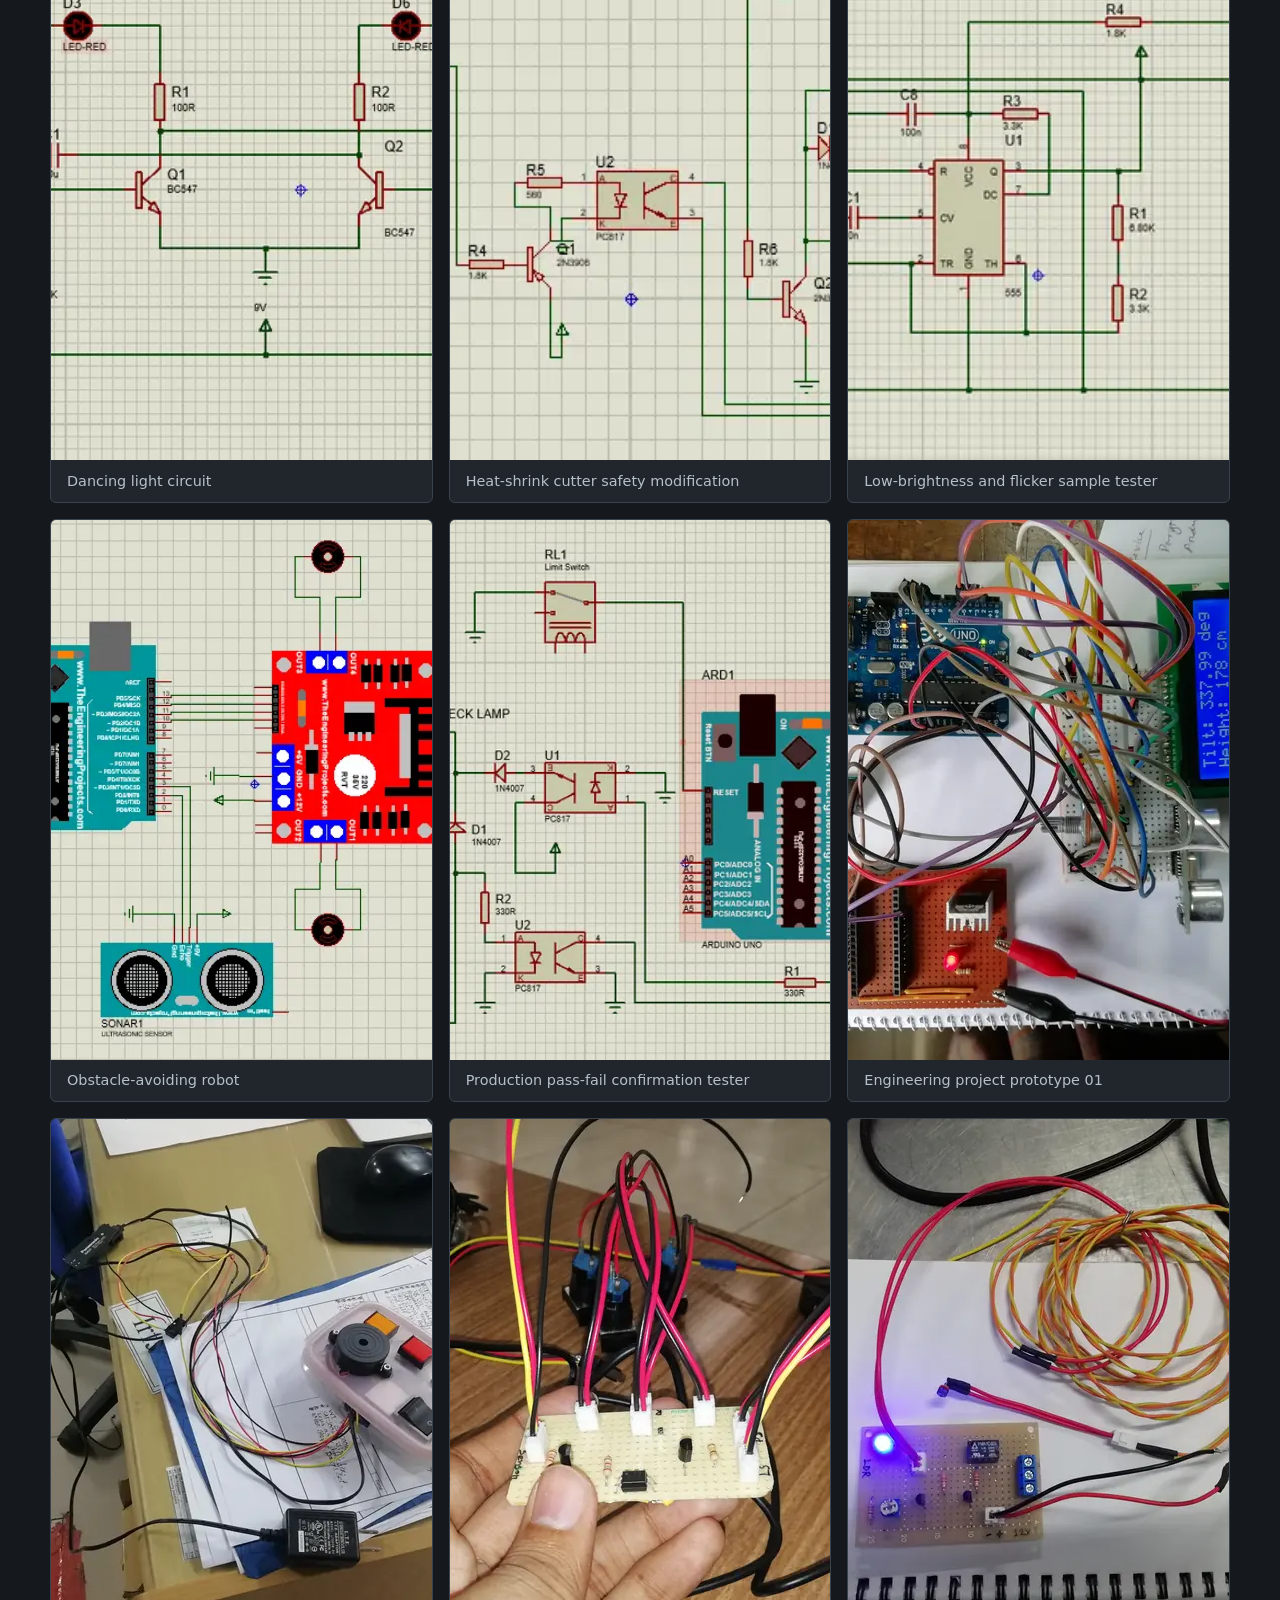
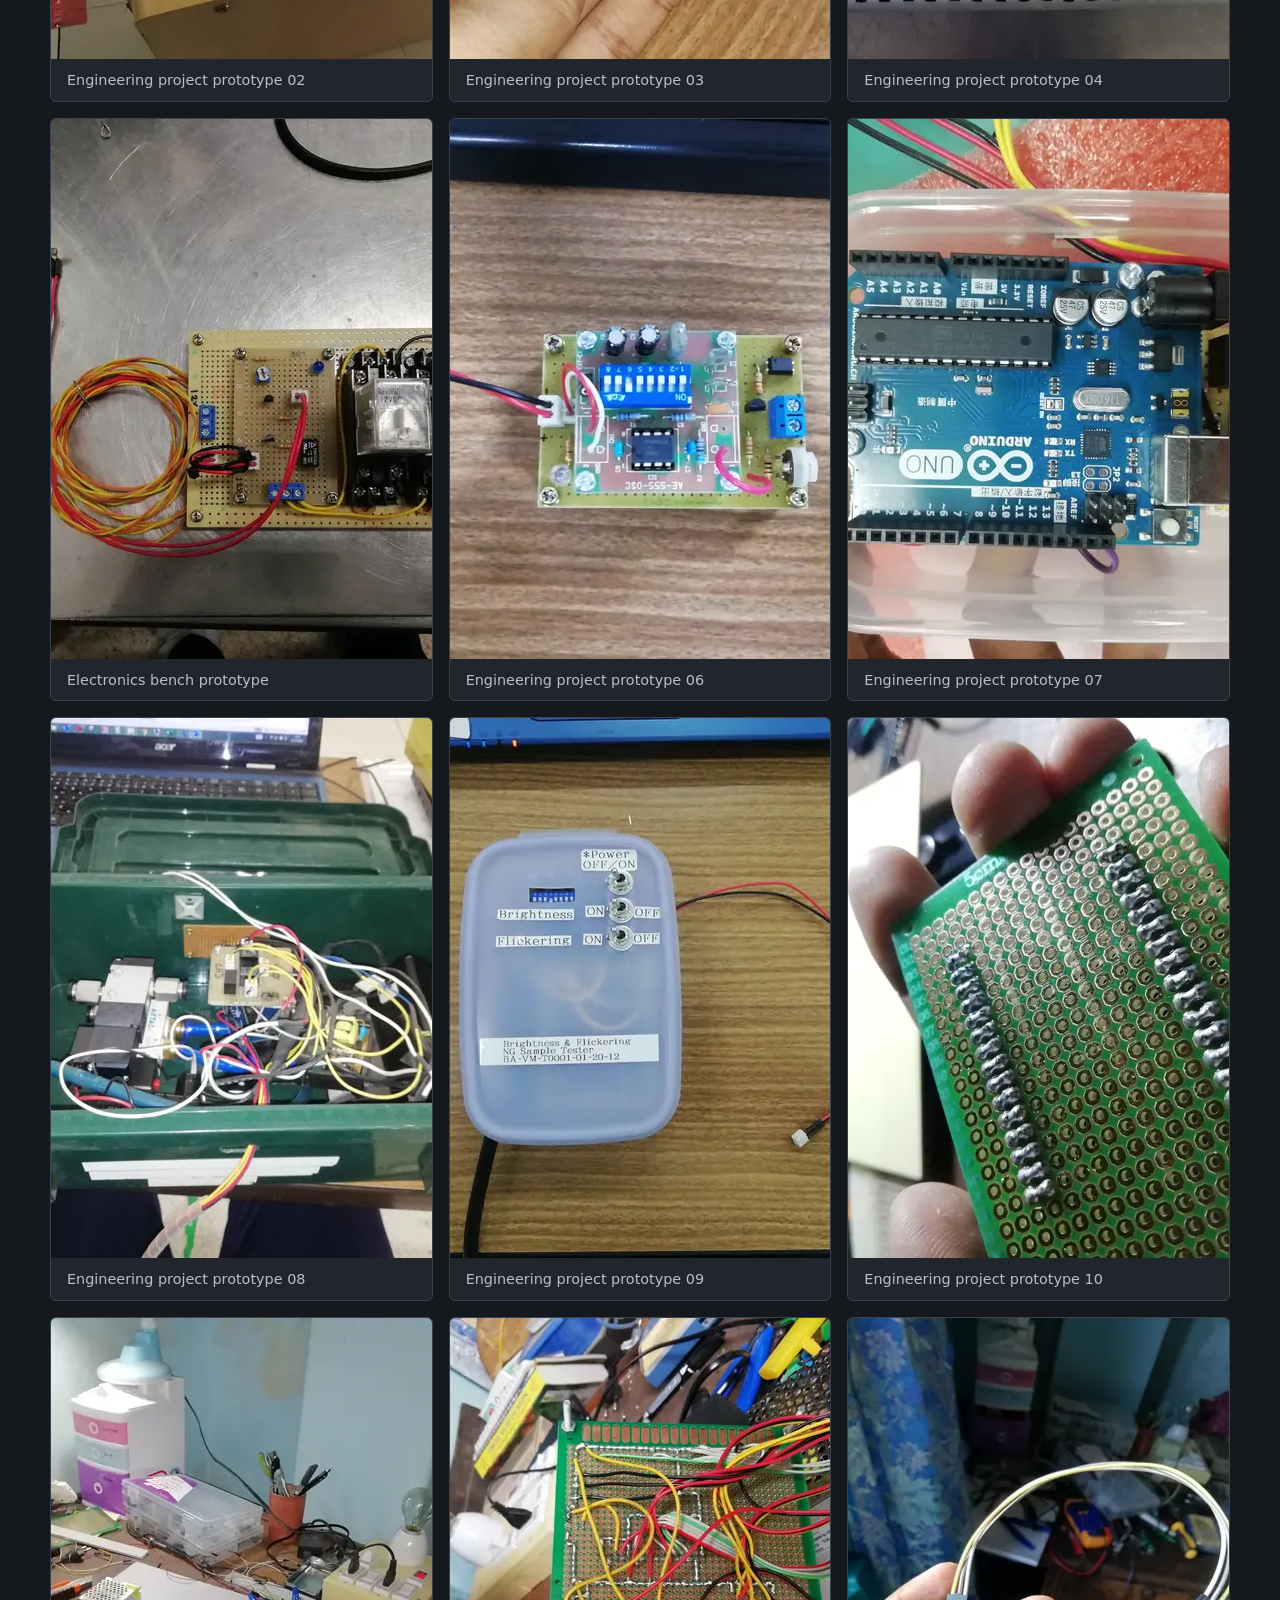
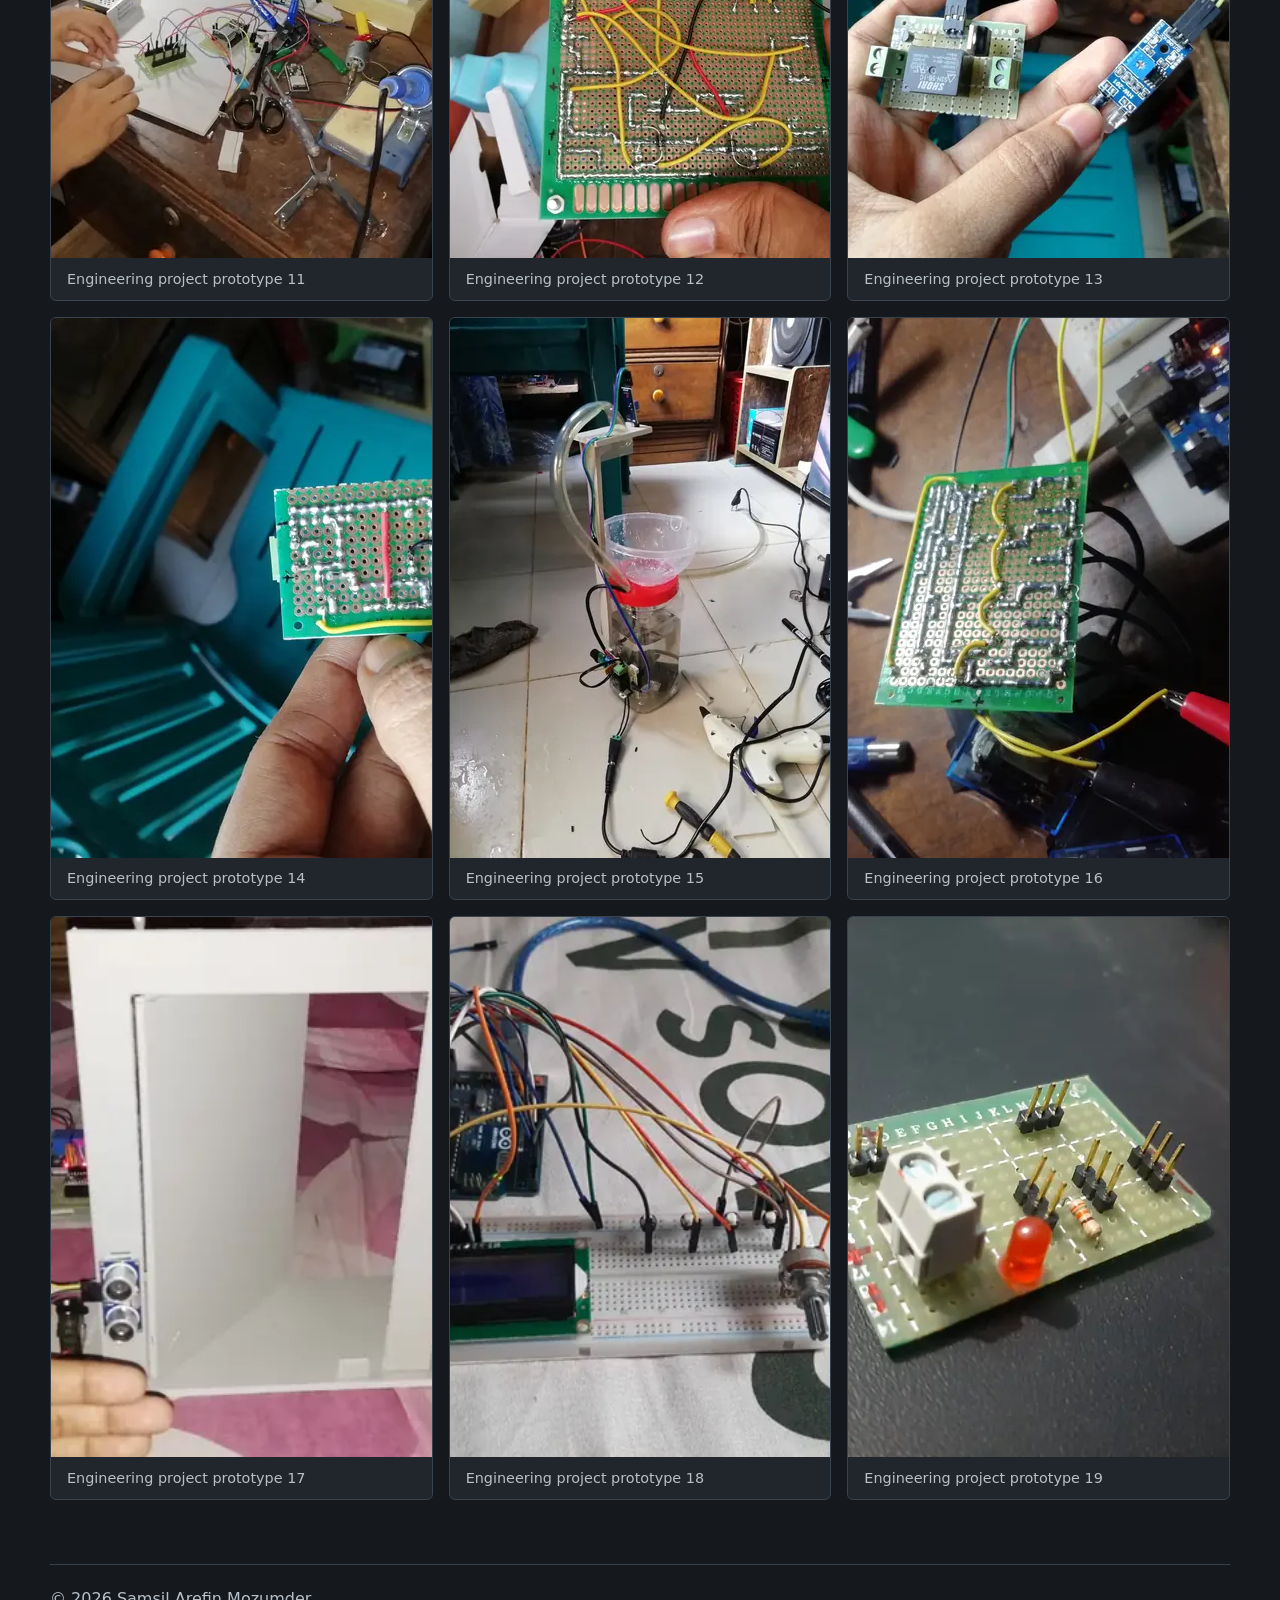
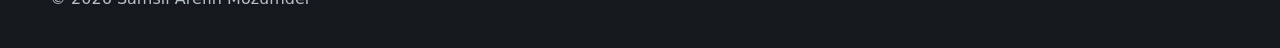
<file: gallery/gallery.html>
<!doctype html>
<html lang="en">
<head>
  <meta charset="utf-8">
  <meta name="viewport" content="width=device-width, initial-scale=1">
  <meta name="description" content="Project prototypes, electronics, PCBs, and machine-vision work by Samsil Arefin Mozumder.">
  <title>Project Gallery · Samsil Arefin Mozumder</title>
  <link rel="icon" href="photo/Group 33091 (1).png">
  <link rel="stylesheet" href="../style.css">
</head>
<body class="gallery-page">
  <header class="gallery-header"><div class="gallery-header-inner">
    <a class="back-link" href="../index.html">← Back to portfolio</a>
    <p class="section-label">Build archive</p><h1>Project Gallery</h1>
    <p>Prototypes, electronics, PCBs, automation equipment, and research systems. Select an image to view the original.</p>
  </div></header>
  <main class="gallery-grid" id="gallery" aria-label="Project photographs">
    <figure class="gallery-item"><a href="lora.jpg" target="_blank" rel="noopener noreferrer"><img src="thumbs/lora.webp" alt="LoRa communication prototype" loading="lazy" decoding="async" width="720" height="540"></a><figcaption>LoRa communication prototype</figcaption></figure>
  </main>
  <footer class="gallery-footer">© 2026 Samsil Arefin Mozumder</footer>
  <script src="gallery.js"></script>
</body>
</html>
</file>
<file: style.css>
.btn-hover:hover {
    box-shadow: 4px 4px 10px rgb(250, 249, 249);
    border-radius: 10px;
    border: 1px solid cyan;
    transform: scale(1.01);
}


.single-card:hover {
    box-shadow: 4px 4px 15px rgb(250, 249, 249);
    border-radius: 10px;
    border: 1px solid rgb(255, 0, 255);
    /* transform: scale(1.02); */
}

html {
    scroll-behavior: smooth;
}

.profile-tagline {
    color: #f2c94c;
    margin-bottom: 1rem;
}

.skills-section {
    margin: 1rem 0;
    padding: 2rem 0;
    scroll-margin-top: 1rem;
}

.section-heading {
    max-width: 720px;
    margin-bottom: 1.75rem;
}

.section-heading h2 {
    margin-bottom: 0.75rem;
    font-size: 2rem;
    font-weight: 700;
}

.section-heading > p:last-child {
    color: #c9ced6;
    margin-bottom: 0;
}

.section-label {
    color: #66d9c1;
    font-size: 0.8rem;
    font-weight: 700;
    margin-bottom: 0.5rem;
    text-transform: uppercase;
}

.skills-grid {
    display: grid;
    grid-template-columns: repeat(3, minmax(0, 1fr));
    gap: 1rem;
}

.skill-group {
    padding: 1rem;
    background: #24282e;
    border: 1px solid #3d444d;
    border-radius: 6px;
}

.skill-group h3 {
    margin: 0.55rem 0 0.4rem;
    font-size: 1.05rem;
    font-weight: 700;
}

.skill-group p {
    color: #c9ced6;
    line-height: 1.5;
    margin: 0;
}

.skill-icon {
    color: #66d9c1;
    font-size: 1.35rem;
}

@media (max-width: 991.98px) {
    .skills-grid {
        grid-template-columns: repeat(2, minmax(0, 1fr));
    }
}

@media (max-width: 575.98px) {
    .skills-grid {
        grid-template-columns: 1fr;
    }

    .skill-group {
        min-height: auto;
    }
}

:root {
    --surface: #15191e;
    --surface-raised: #20262c;
    --border: #39434d;
    --text: #f5f7f8;
    --muted: #b7c0c8;
    --accent: #69d3bd;
    --accent-strong: #103b34;
    --highlight: #f2c94c;
}

body.bg-dark {
    background: var(--surface) !important;
    color: var(--text);
}

.navbar {
    border-bottom: 1px solid var(--border);
}

.navbar-brand {
    font-weight: 700;
}

#home {
    min-height: 520px;
    align-items: center;
    padding: 2rem 0;
}

#home img {
    aspect-ratio: 4 / 5;
    object-fit: cover;
    border: 1px solid var(--border);
    border-radius: 6px;
}

.profile-lead {
    max-width: 760px;
    font-size: 1.45rem;
    line-height: 1.45;
}

.profile-summary {
    max-width: 720px;
    color: var(--muted);
    line-height: 1.75;
}

.profile-actions {
    display: flex;
    flex-wrap: wrap;
    gap: 0.75rem;
    margin-top: 1.5rem;
}

.action-link {
    display: inline-flex;
    align-items: center;
    min-height: 42px;
    padding: 0.65rem 1rem;
    color: var(--text);
    border: 1px solid var(--border);
    border-radius: 5px;
    text-decoration: none;
}

.action-link:hover, .action-link:focus-visible {
    color: var(--text);
    border-color: var(--accent);
}

.social-link {
    display: inline-grid;
    width: 42px;
    height: 42px;
    place-items: center;
    background: #f5f7f8;
    border: 1px solid var(--border);
    border-radius: 50%;
    transition: border-color 160ms ease, transform 160ms ease;
}

.social-link:hover,
.social-link:focus-visible {
    border-color: var(--accent);
    transform: translateY(-2px);
}

.social-link:focus-visible {
    outline: 2px solid var(--accent);
    outline-offset: 2px;
}

.action-primary {
    color: #071a16;
    background: var(--accent);
    border-color: var(--accent);
    font-weight: 700;
}

.action-primary:hover, .action-primary:focus-visible {
    color: #071a16;
    background: #8be0cf;
}

.content-section, #projects, #small-projects {
    padding: 2rem 0;
    scroll-margin-top: 1rem;
}

.timeline-grid {
    display: grid;
    grid-template-columns: 1fr;
    gap: 2.5rem;
}

.column-title {
    margin-bottom: 1rem;
    color: var(--highlight);
    font-size: 1rem;
    text-transform: uppercase;
}

.timeline-item {
    padding: 1.25rem 0;
    border-top: 1px solid var(--border);
}

.timeline-item h4 {
    font-size: 1.1rem;
}

.timeline-item p {
    margin-bottom: 0.4rem;
}

.education-item,
.experience-item {
    display: grid;
    grid-template-columns: minmax(0, 1fr) minmax(320px, 0.9fr);
    gap: 3rem;
    align-items: start;
}

.education-main p,
.education-meta p:last-child,
.experience-main p,
.experience-meta p:last-child {
    margin-bottom: 0;
}

.education-meta .item-date,
.experience-meta .item-date {
    color: var(--accent);
}

.item-date, .item-detail {
    color: var(--muted);
}

.education-honor {
    color: var(--highlight);
    font-size: 0.9rem;
}

.pathway-note {
    margin-top: 0.9rem;
    padding: 0;
    color: var(--accent);
    background: none;
    border: 0;
    border-radius: 0;
    line-height: 1.65;
}

.item-date {
    font-size: 0.85rem;
    font-weight: 700;
}

.card {
    overflow: hidden;
    background: var(--surface-raised) !important;
    color: var(--text) !important;
    border-color: var(--border) !important;
}

.card-img-top {
    width: 100%;
    aspect-ratio: 16 / 10;
    object-fit: cover;
    background: #0c0f12;
    transition: opacity 160ms ease;
}

.project-image-link {
    display: block;
    background: #0c0f12;
    cursor: zoom-in;
}

.project-image-link:hover .card-img-top,
.project-image-link:focus-visible .card-img-top {
    opacity: 0.82;
}

.project-image-link:focus-visible {
    outline: 2px solid var(--accent);
    outline-offset: -2px;
}

#carouselExampleIndicators {
    width: min(720px, 100%) !important;
}

#carouselExampleIndicators img {
    aspect-ratio: 4 / 3;
    object-fit: cover;
}

.card-title {
    font-size: 1.05rem;
    line-height: 1.4;
}

.project-summary {
    color: var(--muted);
    font-size: 0.92rem;
    line-height: 1.65;
}

.project-summary p {
    margin-bottom: 0.7rem;
}

.project-summary p:last-child {
    margin-bottom: 0;
}

.project-summary strong {
    color: var(--text);
}

.project-doi {
    display: inline-block;
    margin-top: 0.4rem;
    color: var(--accent);
    font-size: 0.9rem;
    font-weight: 700;
    text-underline-offset: 3px;
}

.project-doi:hover,
.project-doi:focus-visible {
    color: #8be0cf;
}

.small-project-grid {
    display: grid;
    grid-template-columns: repeat(2, minmax(0, 1fr));
    gap: 3rem;
}

.small-project-group {
    padding-top: 1rem;
    border-top: 1px solid var(--border);
}

.small-project-group h3 {
    margin-bottom: 1.25rem;
    color: var(--highlight);
    font-size: 1.05rem;
}

.small-project-group ul {
    margin: 0;
    padding: 0;
    color: var(--muted);
    list-style: none;
    columns: 2;
    column-gap: 1.5rem;
}

.small-project-group li {
    position: relative;
    break-inside: avoid;
    padding-left: 1rem;
}

.small-project-group li::before {
    content: "";
    position: absolute;
    top: 0.65em;
    left: 0;
    width: 5px;
    height: 5px;
    background: var(--accent);
    border-radius: 50%;
}

.small-project-group li + li {
    margin-top: 0.55rem;
}

.skill-marker {
    color: var(--accent);
    font-size: 0.82rem;
    font-weight: 700;
}

.gallery-page {
    margin: 0;
    background: var(--surface);
    color: var(--text);
    font-family: system-ui, -apple-system, "Segoe UI", sans-serif;
}

.gallery-header-inner, .gallery-grid, .gallery-footer {
    width: min(1180px, calc(100% - 2rem));
    margin-inline: auto;
}

.gallery-header {
    padding: 2rem 0 2.5rem;
    border-bottom: 1px solid var(--border);
}

.gallery-header h1 {
    margin: 1.5rem 0 0.75rem;
    font-size: clamp(2rem, 6vw, 4rem);
}

.gallery-header p:last-child {
    max-width: 680px;
    color: var(--muted);
}

.back-link {
    color: var(--accent);
    text-decoration: none;
}

.gallery-grid {
    display: grid;
    grid-template-columns: repeat(3, minmax(0, 1fr));
    gap: 1rem;
    padding-block: 2rem 4rem;
}

.gallery-item {
    margin: 0;
    overflow: hidden;
    background: var(--surface-raised);
    border: 1px solid var(--border);
    border-radius: 6px;
}

.gallery-item img {
    display: block;
    width: 100%;
    aspect-ratio: 4 / 3;
    object-fit: cover;
}

.gallery-item figcaption {
    padding: 0.8rem 1rem;
    color: var(--muted);
    font-size: 0.9rem;
}

.gallery-footer {
    padding: 1.5rem 0 2.5rem;
    color: var(--muted);
    border-top: 1px solid var(--border);
}

@media (max-width: 991.98px) {
    .gallery-grid { grid-template-columns: repeat(2, minmax(0, 1fr)); }
    .small-project-grid { grid-template-columns: 1fr; gap: 2rem; }
}

@media (max-width: 767.98px) {
    .education-item,
    .experience-item {
        grid-template-columns: 1fr;
        gap: 0.65rem;
    }

    #home { min-height: auto; }
}

@media (max-width: 575.98px) {
    .gallery-grid { grid-template-columns: 1fr; }
    .profile-lead { font-size: 1.2rem; }
    .small-project-group ul { columns: 1; }
}
</file>
